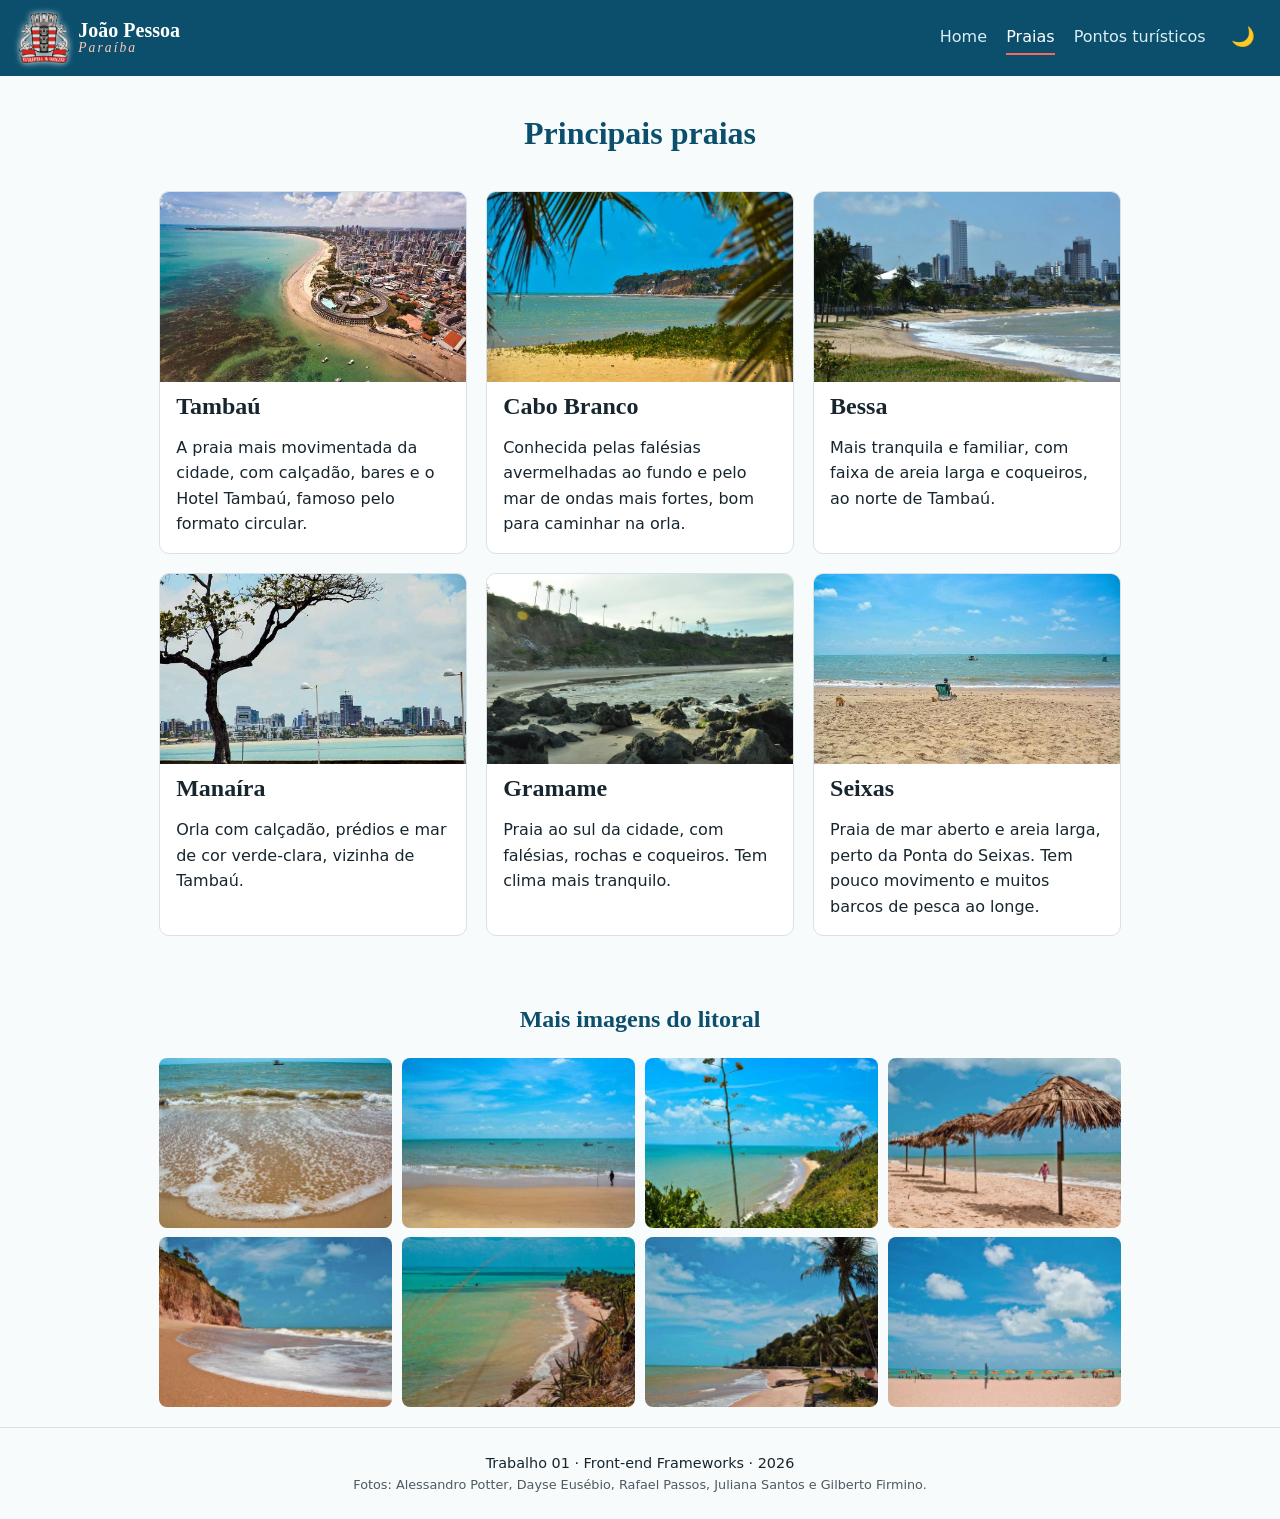
<file: praias.html>
<!DOCTYPE html>
<html lang="pt-BR">
<head>
  <meta charset="UTF-8">
  <meta name="viewport" content="width=device-width, initial-scale=1">
  <title>Praias | João Pessoa, Paraíba</title>
  <link rel="stylesheet" href="css/style.css">
</head>
<body>
  <header class="topo">
    <a class="logo" href="index.html"><img class="brasao" src="img/brasao.png" alt="Brasão de João Pessoa" data-sem-reserva><span class="marca"><strong>João Pessoa</strong><em>Paraíba</em></span></a>
    <button id="btn-menu" aria-label="Abrir menu">☰</button>
    <nav id="menu">
      <a href="index.html">Home</a>
      <a href="praias.html" class="ativo">Praias</a>
      <a href="pontos-turisticos.html">Pontos turísticos</a>
      <button id="btn-tema" aria-label="Alternar tema">🌙</button>
    </nav>
  </header>
  <main>
    <h1 class="titulo">Principais praias</h1>
    <section class="grade">
      <article class="card">
        <img src="img/tambau.jpg" alt="Tambaú">
        <h2>Tambaú</h2>
        <p>A praia mais movimentada da cidade, com calçadão, bares e o Hotel Tambaú, famoso pelo formato circular.</p>
      </article>
      <article class="card">
        <img src="img/cabo-branco.jpg" alt="Cabo Branco">
        <h2>Cabo Branco</h2>
        <p>Conhecida pelas falésias avermelhadas ao fundo e pelo mar de ondas mais fortes, bom para caminhar na orla.</p>
      </article>
      <article class="card">
        <img src="img/bessa.jpg" alt="Bessa">
        <h2>Bessa</h2>
        <p>Mais tranquila e familiar, com faixa de areia larga e coqueiros, ao norte de Tambaú.</p>
      </article>
      <article class="card">
        <img src="img/manaira.jpg" alt="Manaíra">
        <h2>Manaíra</h2>
        <p>Orla com calçadão, prédios e mar de cor verde-clara, vizinha de Tambaú.</p>
      </article>
      <article class="card">
        <img src="img/gramame.jpg" alt="Gramame">
        <h2>Gramame</h2>
        <p>Praia ao sul da cidade, com falésias, rochas e coqueiros. Tem clima mais tranquilo.</p>
      </article>
      <article class="card">
        <img src="img/seixas-praia.jpg" alt="Seixas">
        <h2>Seixas</h2>
        <p>Praia de mar aberto e areia larga, perto da Ponta do Seixas. Tem pouco movimento e muitos barcos de pesca ao longe.</p>
      </article>
    </section>
    <h2 class="titulo">Mais imagens do litoral</h2>
    <section class="galeria">
      <img src="img/seixas-onda.jpg" alt="Onda chegando à areia na Praia do Seixas">
      <img src="img/seixas-pescador.jpg" alt="Pescador e barcos na Praia do Seixas">
      <img src="img/seixas-falesia.jpg" alt="Vista do alto da falésia do Seixas">
      <img src="img/litoral-palha.jpg" alt="Guarda-sóis de palha na praia">
      <img src="img/litoral-falesia.jpg" alt="Falésia e ondas no litoral de João Pessoa">
      <img src="img/litoral-mirante.jpg" alt="Mirante sobre o mar verde do litoral">
      <img src="img/litoral-coqueiros.jpg" alt="Orla com coqueiros e mata">
      <img src="img/litoral-guardasois.jpg" alt="Guarda-sóis coloridos na praia">
    </section>
  </main>
  <footer>
    <p>Trabalho 01 · Front-end Frameworks · <span id="ano"></span></p>
    <p class="creditos">Fotos: Alessandro Potter, Dayse Eusébio, Rafael Passos, Juliana Santos e Gilberto Firmino.</p>
  </footer>
  <div id="lightbox" hidden><img alt=""><p></p></div>
  <script src="js/script.js"></script>
</body>
</html>
</file>
<file: css/style.css>
:root{--mar:#0b4f6c;--coral:#f26b5b;--fundo:#f7fbfc;--texto:#17262e;--card:#fff;--borda:#d5e3e8}
:root[data-tema="escuro"]{--fundo:#0d1b22;--texto:#e6f1f5;--card:#152a34;--borda:#27434f}
*{box-sizing:border-box;margin:0}
body{font-family:system-ui,sans-serif;background:var(--fundo);color:var(--texto);line-height:1.6}
h1,h2,.logo{font-family:Georgia,serif}
.topo{display:flex;justify-content:space-between;align-items:center;padding:.8rem 1.2rem;background:var(--mar);position:sticky;top:0;z-index:5}
.logo{color:#fff;font-size:1.3rem;text-decoration:none}
#menu{display:flex;gap:1.2rem;align-items:center}
#menu a{color:#d9eef5;text-decoration:none;padding:.2rem 0;border-bottom:2px solid transparent}
#menu a.ativo,#menu a:hover{color:#fff;border-color:var(--coral)}
button{cursor:pointer;font:inherit}
#btn-tema,#btn-menu{background:none;border:0;color:#fff;font-size:1.2rem}
#btn-menu{display:none}
.hero{padding:5rem 1.2rem;text-align:center;color:#fff;background:linear-gradient(160deg,var(--mar),#1b8aa6 60%,var(--coral))}
.hero h1{font-size:clamp(1.8rem,5vw,3rem);max-width:18ch;margin:0 auto 1rem}
.hero p{max-width:55ch;margin:auto}
.chamadas,.grade{display:grid;gap:1.2rem;padding:2rem 1.2rem;max-width:1000px;margin:auto;grid-template-columns:repeat(auto-fit,minmax(240px,1fr))}
.chamada,.card{background:var(--card);border:1px solid var(--borda);border-radius:10px;overflow:hidden;color:inherit;text-decoration:none}
.chamada:hover{border-color:var(--coral)}
.chamada h2,.chamada p,.card h2,.card p{padding:.3rem 1rem}
.chamada p,.card p{padding-bottom:1rem}
img{display:block;width:100%;height:190px;object-fit:cover;background:var(--borda)}
.card img{cursor:zoom-in}
.titulo{text-align:center;padding:2rem 1rem 0;color:var(--mar)}
:root[data-tema="escuro"] .titulo{color:#8fd3e6}
footer{text-align:center;padding:1.5rem;border-top:1px solid var(--borda);font-size:.9rem}
#lightbox{position:fixed;inset:0;background:rgba(0,0,0,.85);display:flex;flex-direction:column;align-items:center;justify-content:center;z-index:10;color:#fff;padding:1rem}
#lightbox[hidden]{display:none}
#lightbox img{max-width:min(90vw,900px);height:auto;max-height:80vh;object-fit:contain}
@media(max-width:600px){
  #btn-menu{display:block}
  #menu{display:none;position:absolute;top:100%;left:0;right:0;flex-direction:column;align-items:flex-start;padding:1rem 1.2rem;background:var(--mar)}
  #menu.aberto{display:flex}
}
@media(prefers-reduced-motion:no-preference){.card,.chamada{transition:transform .2s}.card:hover,.chamada:hover{transform:translateY(-3px)}}
.logo img{width:auto;height:46px;background:none}
.hero{display:flex;flex-direction:column;justify-content:center;min-height:72vh;background:linear-gradient(rgba(6,40,56,.6),rgba(6,40,56,.2)),url(../img/picaozinho-aerea.jpg) center/cover;text-shadow:0 2px 12px rgba(0,0,0,.45)}
.galeria{display:grid;gap:.6rem;padding:1.2rem;max-width:1000px;margin:auto;grid-template-columns:repeat(auto-fill,minmax(220px,1fr))}
.galeria img{height:170px;border-radius:8px;cursor:zoom-in}
.creditos{font-size:.8rem;opacity:.75}
[hidden]{display:none!important}
.logo{display:flex;align-items:center;gap:.6rem}
.logo img.brasao{height:50px;width:auto;background:none}
.marca{display:flex;flex-direction:column;line-height:1.1;color:#fff}
.marca strong{font-family:Georgia,serif;font-size:1.25rem}
.marca em{font-size:.85rem;color:#ffc9bd;letter-spacing:.15em}
.homenagem{display:flex;flex-wrap:wrap;gap:1.5rem;align-items:center;max-width:1000px;margin:auto;padding:2rem 1.2rem}
.homenagem div{flex:1 1 280px}
.homenagem h2{color:var(--mar);margin-bottom:.4rem}
:root[data-tema="escuro"] .homenagem h2{color:#8fd3e6}
.brasao-grande{width:110px;height:auto;flex:none;background:none}
.logo img.brasao{filter:drop-shadow(0 0 3px rgba(255,255,255,.9))}
.video-sec{max-width:800px;margin:auto;padding:0 1.2rem}
.video-sec video{width:100%;border-radius:10px;background:#000;margin-top:1rem}
.video-sec figcaption{font-size:.9rem;opacity:.8;padding:.5rem 0}
</file>
